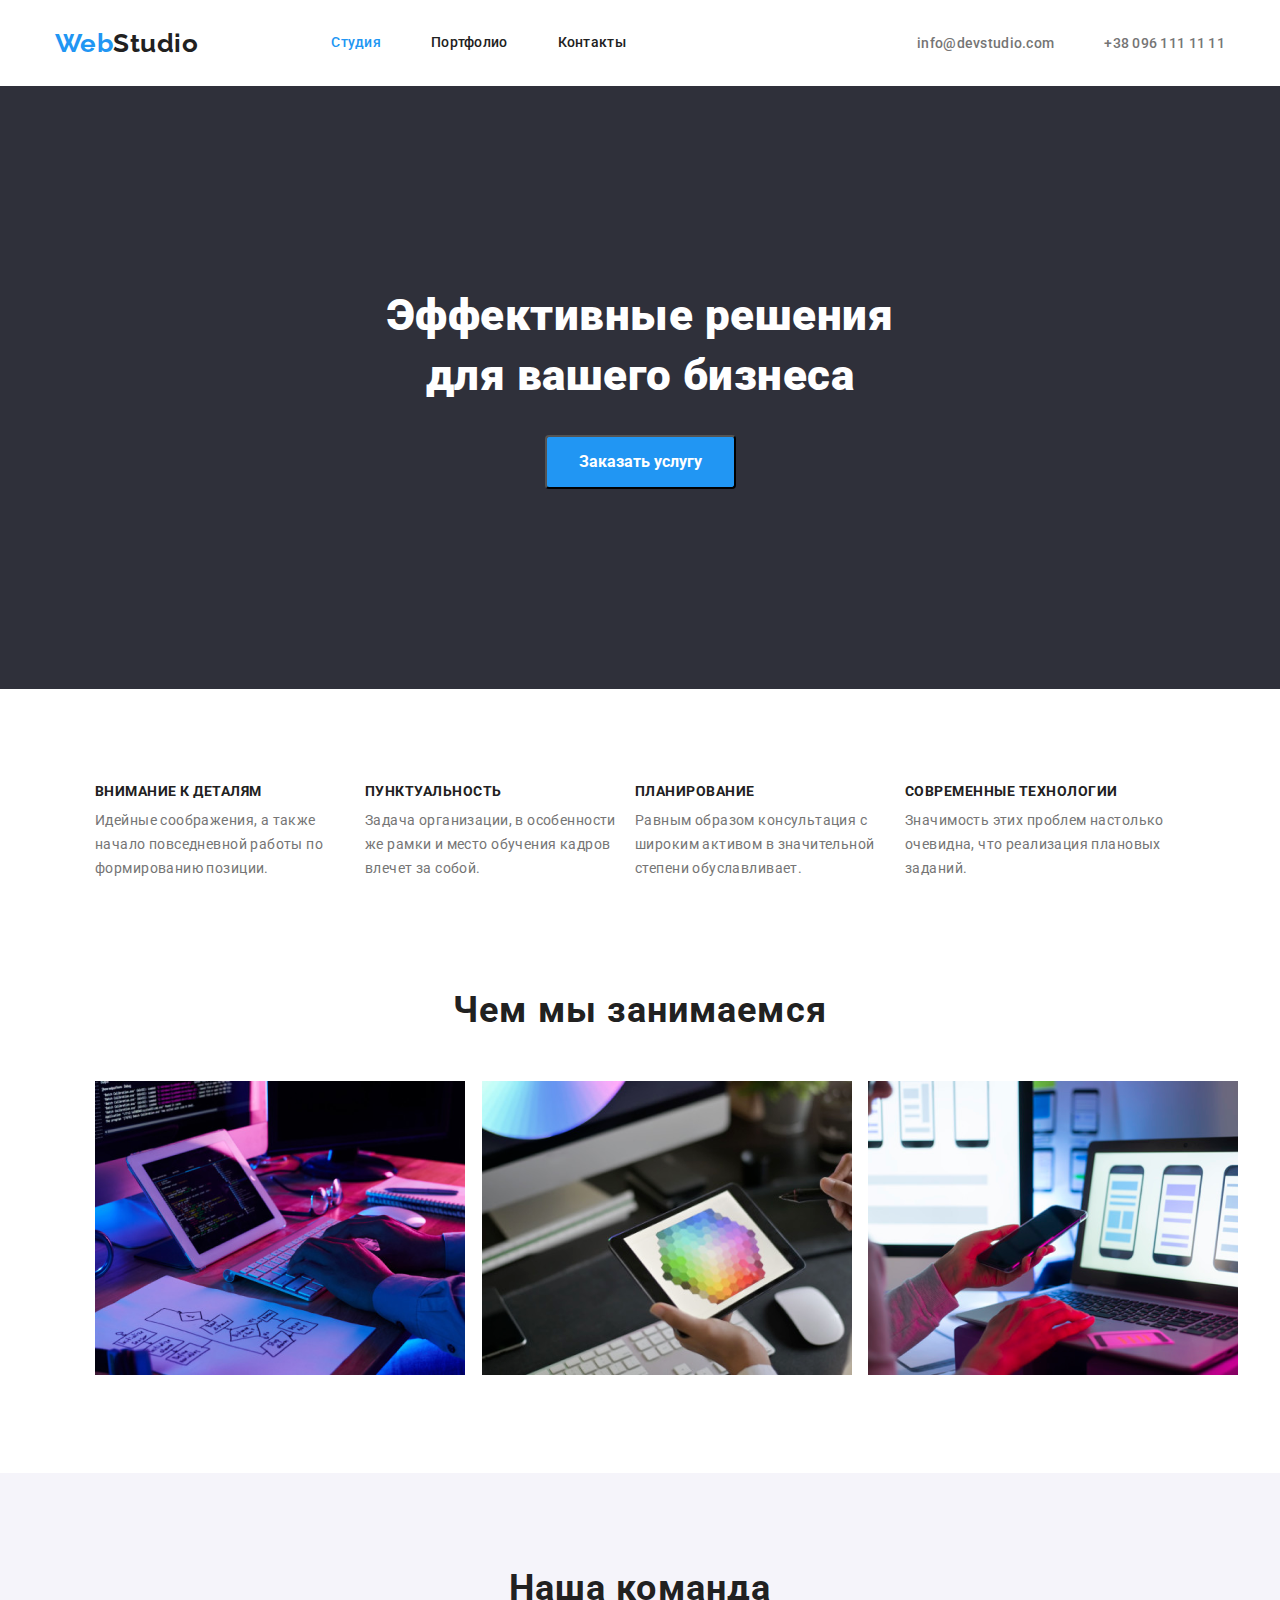
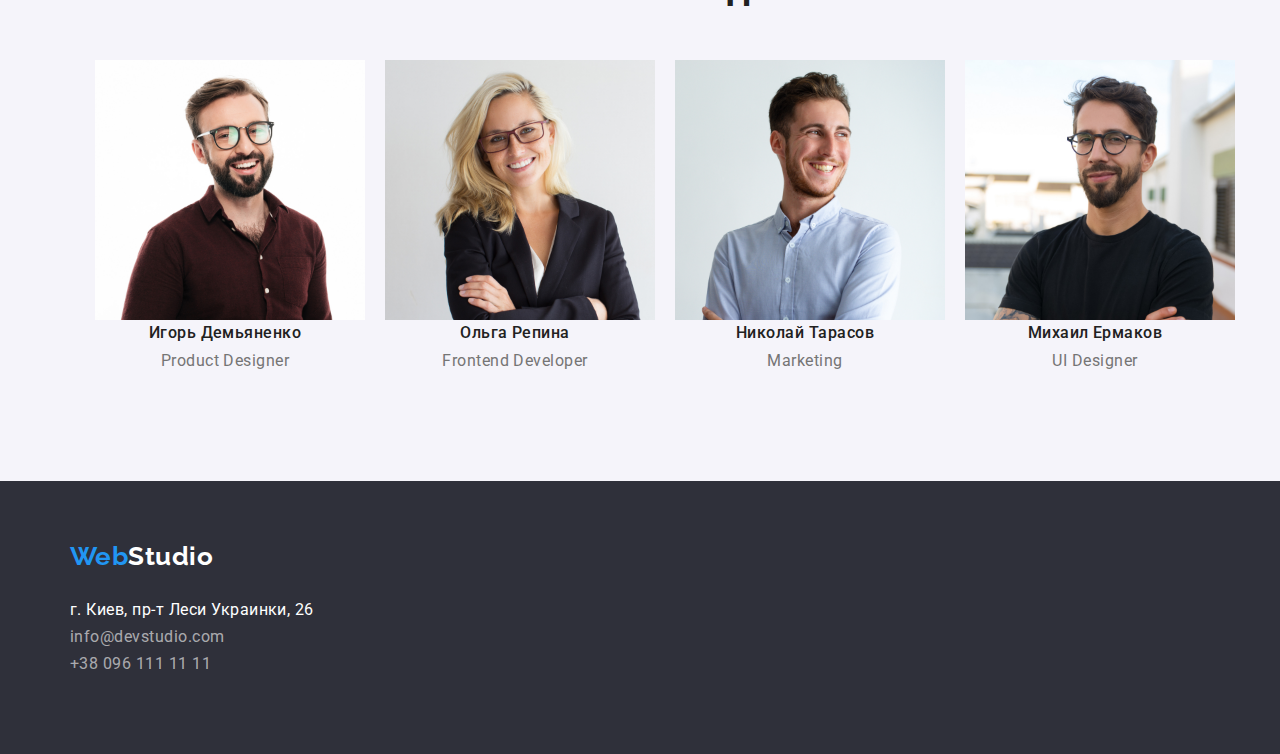
<file: index.html>
<!DOCTYPE html>
<html lang="ru">
  <head>
    <meta charset="UTF-8" />
    <meta name="viewport" content="width=device-width, initial-scale=1.0" />
    <title>Студия</title>
    <link
      href="https://fonts.googleapis.com/css2?family=Raleway&family=Roboto:wght@400;500;700;900&display=swap"
      rel="stylesheet"
    />
    <link rel="stylesheet" href="./css/normalize.css" />
    <link rel="stylesheet" href="./css/style.css" />
  </head>

  <body>
    <!-- Header -->
    <header class="page-header">
      <div class="conteiner">
        <nav class="flexbox">
          <a href="./index.html" class="logo"
            ><span class="logoblue">Web</span>Studio</a
          >

          <!-- Novigation-->
          <ul class="site-nav">
            <li class="item">
              <a class="link link-current" href="./index.html"> Студия</a>
            </li>
            <li class="item">
              <a class="link" href="./portfolio.html">Портфолио</a>
            </li>
            <li class="item">
              <a class="link" href="">Контакты</a>
            </li>
          </ul>

          <address class="addres">
            <ul class="auth-nav">
              <li class="item">
                <a class="link-addres" href="mailto:info@devstudio.com"
                  >info@devstudio.com</a
                >
              </li>
              <li class="item">
                <a class="link-addres" href="tel:+38-096-111-11-11"
                  >+38 096 111 11 11</a
                >
              </li>
            </ul>
          </address>
        </nav>
      </div>
    </header>

    <!-- Главный Conteiner-->

    <main>
      <section class="hero">
        <div class="conteiner">
          <h1>Эффективные решения<br />для вашего бизнеса</h1>
          <button type="button" class="button-text">Заказать услугу</button>
        </div>
      </section>

      <!-- Блоки -->
      <section class="section">
        <div class="conteiner">
          <ul class="features-item">
            <li class="item">
              <h2 class="title-features">Внимание к деталям</h2>
              <p class="text">
                Идейные соображения, а также начало повседневной работы по
                формированию позиции.
              </p>
            </li>
            <li class="item">
              <h2 class="title-features">Пунктуальность</h2>
              <p class="text">
                Задача организации, в особенности же рамки и место обучения
                кадров влечет за собой.
              </p>
            </li>
            <li class="item">
              <h2 class="title-features">Планирование</h2>
              <p class="text">
                Равным образом консультация с широким активом в значительной
                степени обуславливает.
              </p>
            </li>
            <li class="item">
              <h2 class="title-features">Современные технологии</h2>
              <p class="text">
                Значимость этих проблем настолько очевидна, что реализация
                плановых заданий.
              </p>
            </li>
          </ul>
        </div>
      </section>

      <!-- Описание компании-->
      <section class="section no-padding">
        <div class="conteiner">
          <h3 class="title">Чем мы занимаемся</h3>
          <ul class="conteiner-work">
            <li class="work-list">
              <img
                src="./img/img.png"
                width="370"
                alt="Верстальщик пишет код"
              />
            </li>
            <li class="work-list">
              <img
                src="./img/img2.png"
                width="370"
                alt="Выбирает цвет на макете"
              />
            </li>
            <li class="work-list">
              <img
                src="./img/img3.png"
                width="370"
                alt="Выбирает стиль для смартфонов"
              />
            </li>
          </ul>
        </div>
      </section>

      <!-- Команда -->
      <section class="section-comand no-padding">
        <div class="conteiner">
          <h4 class="title">Наша команда</h4>
          <ul class="people">
            <li class="working">
              <img
                src="./img/img1.jpeg"
                width="270"
                alt="Фотография Игоря Демьяненко"
              />
              <div class="name">
                <h4 class="title-name">Игорь Демьяненко</h4>
                <p class="text-work">Product Designer</p>
              </div>
            </li>
            <li class="working">
              <img
                src="./img/Olga.jpeg"
                width="270"
                alt="Фотография Ольги Репина"
              />
              <div class="name">
                <h4 class="title-name">Ольга Репина</h4>
                <p class="text-work">Frontend Developer</p>
              </div>
            </li>
            <li class="working">
              <img
                src="./img/Nikolai.jpeg"
                width="270"
                alt="Фотография Николая Тарасов"
              />
              <div class="name">
                <h4 class="title-name">Николай Тарасов</h4>
                <p class="text-work">Marketing</p>
              </div>
            </li>
            <li class="working">
              <img
                src="./img/Misha.jpeg"
                width="270"
                alt="Фотография Михаила Ермаков"
              />
              <div class="name">
                <h4 class="title-name">Михаил Ермаков</h4>
                <p class="text-work">UI Designer</p>
              </div>
            </li>
          </ul>
        </div>
      </section>
    </main>

    <!-- Footer -->
    <footer class="background-footer">
      <div class="conteiner">
        <address class="adress-maps">
          <ul class="conteiner">
            <li class="info">
              <a href="./index.html" class="logo norm"
                ><span class="logoblue">Web</span
                ><span class="logowhait">Studio</span>
              </a>
            </li>
            <li class="info">г. Киев, пр-т Леси Украинки, 26</li>
            <li class="info">
              <a class="alfa" href="mailto:info@devstudio.com"
                >info@devstudio.com</a
              >
            </li>
            <li class="info">
              <a class="alfa" href="tel:+38-096-111-11-11">+38 096 111 11 11</a>
            </li>
          </ul>
        </address>
      </div>
    </footer>
  </body>
</html>
</file>
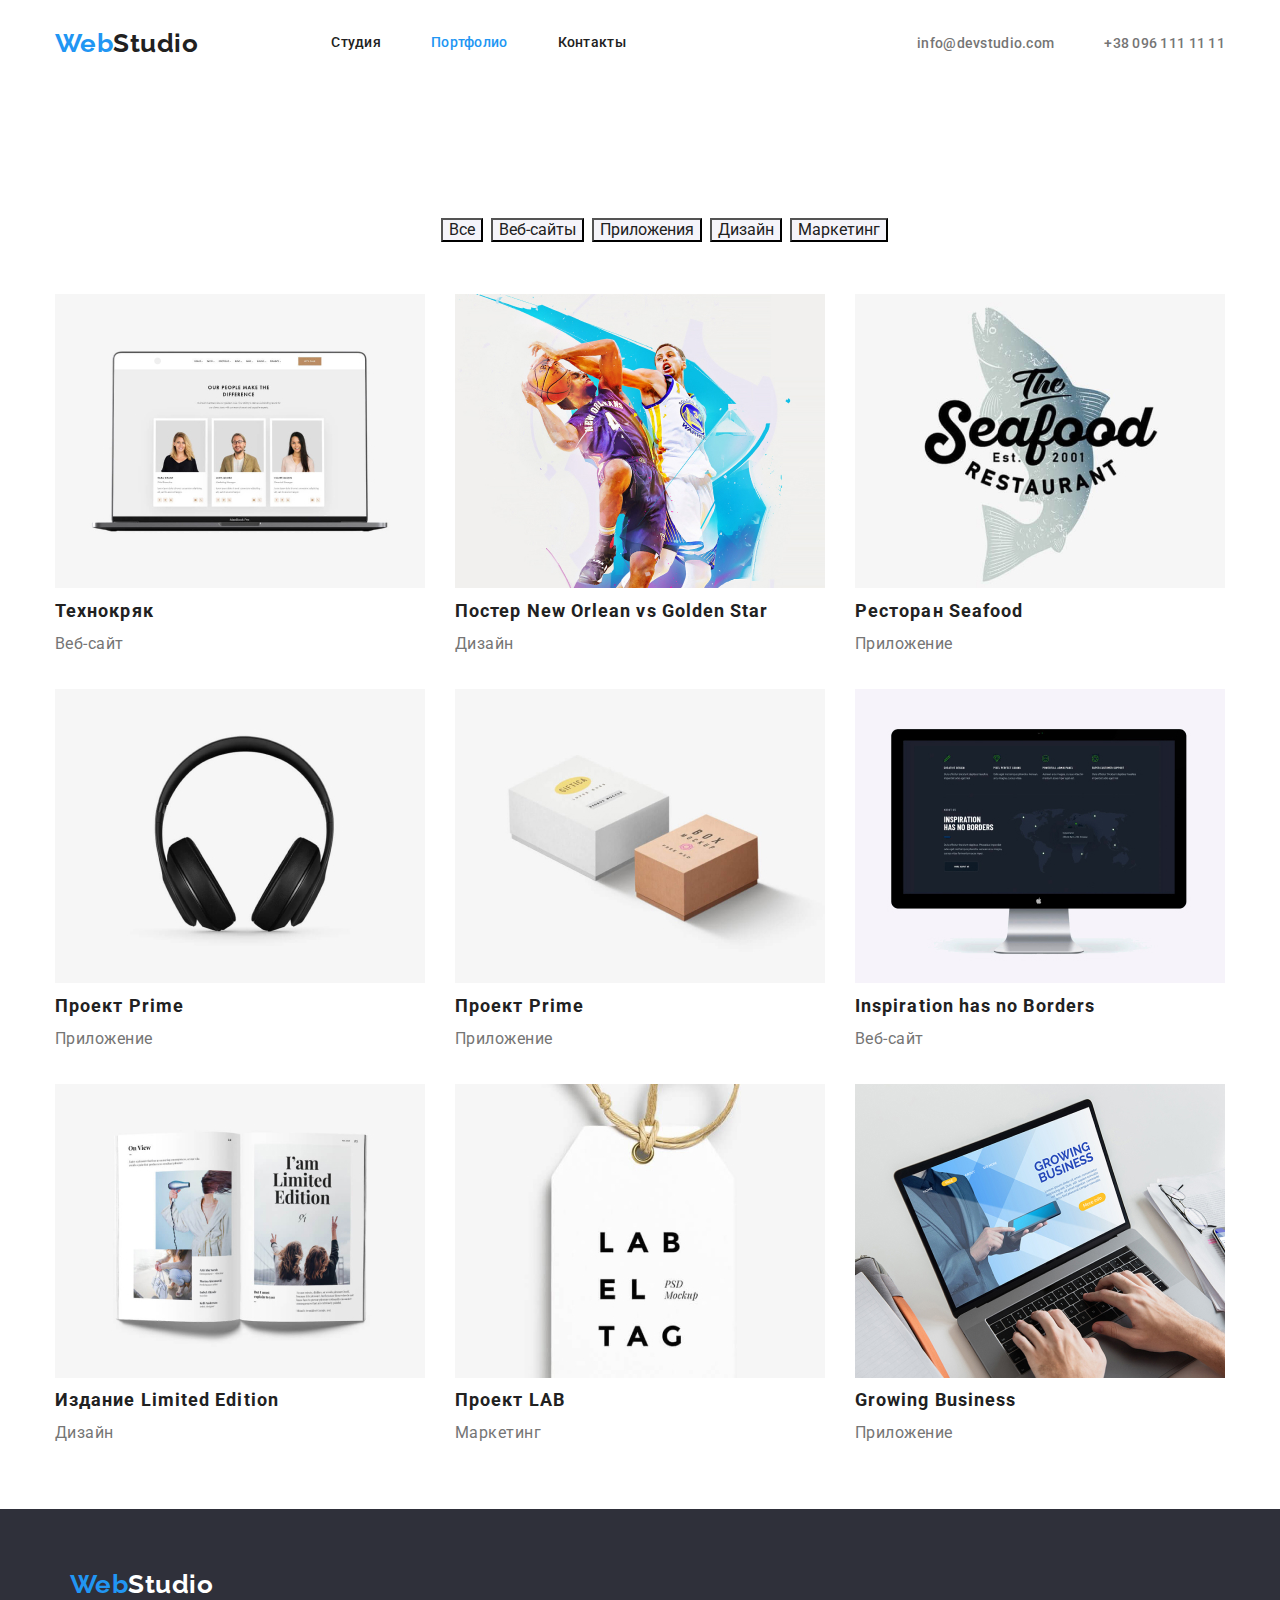
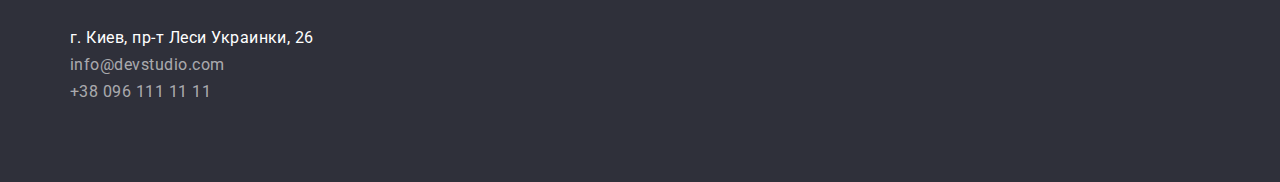
<file: portfolio.html>
<!DOCTYPE html>
<html lang="ru">
  <head>
    <meta charset="UTF-8" />
    <meta name="viewport" content="width=device-width, initial-scale=1.0" />
    <title>Портфолио</title>
    <link
      href="https://fonts.googleapis.com/css2?family=Raleway&family=Roboto:wght@400;500;700;900&display=swap"
      rel="stylesheet"
    />
    <link rel="stylesheet" href="./css/normalize.css" />
    <link rel="stylesheet" href="./css/style.css" />
  </head>
  <body>
    <!-- Header -->
    <header class="page-header">
      <div class="conteiner">
        <nav class="flexbox">
          <a href="./index.html" class="logo"
            ><span class="logoblue">Web</span>Studio</a
          >
          <ul class="site-nav">
            <li class="item">
              <a class="link" href="./index.html">Студия</a>
            </li>
            <li class="item">
              <a class="link-current link" href="./portfolio.html">Портфолио</a>
            </li>
            <li class="item">
              <a class="link" href="">Контакты</a>
            </li>
          </ul>

          <address class="addres">
            <ul class="auth-nav">
              <li class="item">
                <a class="link-addres" href="mailto:info@devstudio.com"
                  >info@devstudio.com</a
                >
              </li>
              <li class="item">
                <a class="link-addres" href="tel:+38-096-111-11-11"
                  >+38 096 111 11 11</a
                >
              </li>
            </ul>
          </address>
        </nav>
      </div>
    </header>
    <!-- container projeck -->

    <main>
      <section>
        <div class="conteiner">
          <ul class="button">
            <li class="item-btn">
              <button type="button" class="btn">Все</button>
            </li>
            <li class="item-btn">
              <button type="button" class="btn">Веб-сайты</button>
            </li>
            <li class="item-btn">
              <button type="button" class="btn">Приложения</button>
            </li>
            <li class="item-btn">
              <button type="button" class="btn">Дизайн</button>
            </li>
            <li class="item-btn">
              <button type="button" class="btn">Маркетинг</button>
            </li>
          </ul>
        </div>
      </section>

      <section>
        <div class="conteiner">
          <ul class="features">
            <li class="item-box">
              <img src="./img/Технокряк.jpg" width="370" alt="Ноутбук" />
              <div class="features-tex">
                <h4 class="poster">Технокряк</h4>
                <p class="poster-name">Веб-сайт</p>
              </div>
            </li>

            <li class="item-box">
              <img
                src="./img/New_Orlean_vs_Golden_Star.jpg"
                width="370"
                alt="Два парня играют в баскетбол"
              />
              <div class="features-tex">
                <h4 class="poster">Постер New Orlean vs Golden Star</h4>
                <p class="poster-name">Дизайн</p>
              </div>
            </li>

            <li class="item-box">
              <img
                src="./img/Seafood.jpg"
                width="370"
                alt="Логотип ресторана Seafood"
              />
              <div class="features-tex">
                <h4 class="poster">Ресторан Seafood</h4>
                <p class="poster-name">Приложение</p>
              </div>
            </li>

            <li class="item-box">
              <img src="./img/Prime.jpg" width="370" alt="Наушники" />
              <div class="features-tex">
                <h4 class="poster">Проект Prime</h4>
                <p class="poster-name">Приложение</p>
              </div>
            </li>

            <li class="item-box">
              <img src="./img/Boxes.jpg" width="370" alt="Коробки" />
              <div class="features-tex">
                <h4 class="poster">Проект Prime</h4>
                <p class="poster-name">Приложение</p>
              </div>
            </li>

            <li class="item-box">
              <img
                src="./img/Inspiration_has_no_Borders.jpg"
                width="370"
                alt="Монитор"
              />
              <div class="features-tex">
                <h4 class="poster">Inspiration has no Borders</h4>
                <p class="poster-name">Веб-сайт</p>
              </div>
            </li>

            <li class="item-box">
              <img src="./img/Limited_Edition.jpg" width="370" alt="Журнал" />
              <div class="features-tex">
                <h4 class="poster">Издание Limited Edition</h4>
                <p class="poster-name">Дизайн</p>
              </div>
            </li>

            <li class="item-box">
              <img src="./img/LAB.jpg" width="370" alt="Лейба" />
              <div class="features-tex">
                <h4 class="poster">Проект LAB</h4>
                <p class="poster-name">Маркетинг</p>
              </div>
            </li>

            <li class="item-box">
              <img
                src="./img/Growing_Business.jpg"
                width="370"
                alt="Человек работает на ноутбуке"
              />
              <div class="features-tex">
                <h4 class="poster">Growing Business</h4>
                <p class="poster-name">Приложение</p>
              </div>
            </li>
          </ul>
        </div>
      </section>
    </main>
    <!-- Footer -->
    <footer class="background-footer">
      <div class="conteiner">
        <address class="adress-maps">
          <ul class="conteiner">
            <li class="info">
              <a href="./index.html" class="logo norm"
                ><span class="logoblue">Web</span
                ><span class="logowhait">Studio</span>
              </a>
            </li>
            <li class="info">г. Киев, пр-т Леси Украинки, 26</li>
            <li class="info">
              <a class="alfa" href="mailto:info@devstudio.com"
                >info@devstudio.com</a
              >
            </li>
            <li class="info">
              <a class="alfa" href="tel:+38-096-111-11-11">+38 096 111 11 11</a>
            </li>
          </ul>
        </address>
      </div>
    </footer>
  </body>
</html>
</file>
<file: css/style.css>
:root {
  --primary-text-color: #212121;
  --title-text-color: #757575;
  --accent-color: #2196f3;
  --white-text-color: #ffffff;
  --hero-color: #2f303a;
  --alfa-color: rgba(255, 255, 255, 0.6);
  --comand-color: #f5f4fa;
  --button-partfolio-colot: #f5f4fa;
}

ul {
  list-style: none;
  text-decoration: none;
  margin-top: 0;
  margin-bottom: 0;
}

/* цвет основного цвета #212121 */
/* вторичный цвет текста #757575 */
/* белый  #ffffff*/
/* акцент #2196F3 */
/* вторичный цвет фона #2F303A */
/* вторичный цвет фона2 #F5F4FA */

body {
  background-color: var(--white-text-color);
  color: var(--primary-text-color);

  font-family: Roboto, sans-serif;
  letter-spacing: 0.03em;
}

/* my conteiner */
.conteiner {
  margin-left: auto;
  margin-right: auto;
  width: 1170px;
  padding-left: 15px;
  padding-right: 15px;
}

/* header */

.flexbox {
  display: flex;
  align-items: center;
}

/* logo */
.logo {
  color: var(--primary-text-color);

  font-family: Raleway, cursive;
  font-weight: 700;
  text-decoration: none;
  font-size: 26px;
  line-height: 1.19;
}

.logoblue {
  color: var(--accent-color);
}

/* site-nav */
.site-nav {
  display: flex;
  margin-left: 93px;
}

.site-nav .item:not(:last-child) {
  margin-right: 50px;
}
.site-nav .link {
  display: block;
  padding-top: 35px;
  padding-bottom: 35px;

  color: var(--primary-text-color);

  text-decoration: none;
  font-family: inherit;
  font-weight: 500;
  font-size: 14px;
  line-height: 1.14;
  letter-spacing: 0.02em;
}

.site-nav .link:hover,
.site-nav .link:focus {
  color: var(--accent-color);
}

.site-nav .link-current {
  color: var(--accent-color);

  text-decoration: none;
  display: inline-block;
}

/* addres */

.addres .link-addres {
  color: var(--title-text-color);

  text-decoration: none;
  font-weight: 500;
  font-size: 14px;
  line-height: 1.14;
  letter-spacing: 0.02em;
  font-style: normal;
}

.addres .link-addres:hover,
.addres .link-addres:focus {
  color: var(--accent-color);
}

.addres {
  margin-left: auto;
}

/* auth nav */

.auth-nav {
  display: flex;
}

.auth-nav .item + .item {
  margin-left: 50px;
}

.section-title {
  color: var(--primary-text-color);
}

.section {
  margin-bottom: 94px;
}

.section.no-padding {
  padding-top: 0px;
  padding-bottom: 0px;
}

/* features */

.features-item {
  display: flex;
  flex-wrap: wrap;
}
.features-item .item {
  width: 270px;
}

.features {
  display: flex;
  flex-wrap: wrap;
  padding: 0;
}
/* Формула calc */

.item-box {
  width: calc((100% - 60px) / 3);
  margin-right: 30px;
}

.item-box:nth-child(3n) {
  margin-right: 0px;
}

.item-box:nth-last-child(-n + 3) {
  margin-bottom: 30px;
}

.features .title {
  color: var(--primary-text-color);
}

.conteiner-work {
  display: flex;
  flex-wrap: wrap;
}
.work-list {
  width: calc((100% - 60px) / 3);
  margin-right: 30px;
}
.work-list:nth-child(3n) {
  margin-right: 0px;
}

.people {
  display: flex;
  flex-wrap: wrap;
}
.working {
  width: calc((100% - 90px) / 4);
  margin-right: 30px;
}
.working:nth-child(4n) {
  margin-right: 0px;
}
.name {
  text-align: center;
}

.title {
  font-weight: 700;
  font-size: 36px;
  line-height: 1.17;
  text-align: center;
  letter-spacing: 0.03em;
  margin-top: 0px;
  margin-bottom: 50px;
}
.title-features {
  font-weight: 700;
  font-size: 14px;
  line-height: 16px;
  letter-spacing: 1.14;
  text-transform: uppercase;
  margin-top: 0px;
  margin-bottom: 10px;
}

.text {
  color: var(--title-text-color);
  font-family: Roboto;
  font-size: 14px;
  line-height: 1.71;
  letter-spacing: 0.03em;
  margin-top: 0px;
}
/* work peple */
.title-name {
  color: var(--primary-text-color);
  font-weight: 500;
  margin-top: 0px;
  margin-bottom: 10px;
}
.text-work {
  color: var(--title-text-color);
  margin-top: 0px;
}
.title-name .text-work {
  font-size: 16px;
  line-height: 1.19;
  text-align: center;
  letter-spacing: 0.03em;
}
/* portfolio poster */
.poster {
  margin-top: 0;
  margin-bottom: 0;

  color: var(--primary-text-color);

  font-weight: 700;
  font-size: 18px;
  line-height: 2;
  letter-spacing: 0.06em;
}
.poster-name {
  margin-top: 0;
  margin-bottom: 30px;

  color: var(--title-text-color);

  font-size: 16px;
  line-height: 1.9;
  letter-spacing: 0.03em;
}

/* button */
.button {
  padding-top: 132px;
  padding-bottom: 52px;
}
.button-text {
  align-items: center;
  border-radius: 4px;
  padding: 10px 32px;

  background-color: var(--accent-color);
  color: var(--white-text-color);

  font-family: inherit;
  font-weight: 700;
  font-size: 16px;
  line-height: 1.88;
}

.alfa {
  color: var(--alfa-color);
  text-decoration: none;
}

.hero {
  margin-top: 0px;
  margin-bottom: 94px;

  padding-top: 200px;
  padding-bottom: 200px;

  background-color: var(--hero-color);

  text-align: center;
}

h1 {
  margin-top: 0;
  margin-bottom: 30;

  color: var(--white-text-color);

  font-weight: 900;
  font-size: 44px;
  line-height: 1.36;
  text-align: center;
}

/* Команда */
.section-comand {
  background-color: var(--comand-color);
  padding-top: 94px;
  padding-bottom: 94px;
}

/* кнопки */

.button {
  display: flex;
  justify-content: center;
}

.button .item-btn {
  margin-left: 8px;
}

.btn:hover,
.btn:focus {
  background-color: var(--accent-color);
  color: var(--white-text-color);
}

.btn {
  background-color: var(--button-partfolio-colot);
  color: var(--primary-text-color);
}

/* footer */

.background-footer {
  background-color: var(--hero-color);
  padding-top: 60px;
  padding-bottom: 60px;
}

.adress-maps {
  width: 1170px;
  margin-bottom: 20px;
  display: block;

  color: var(--white-text-color);

  font-style: normal;
}
.logowhait {
  color: var(--white-text-color);
}
.norm {
  display: inline-block;
  margin: 0;
  margin-bottom: 20px;
}
.info {
  margin-bottom: 9px;
}
</file>
